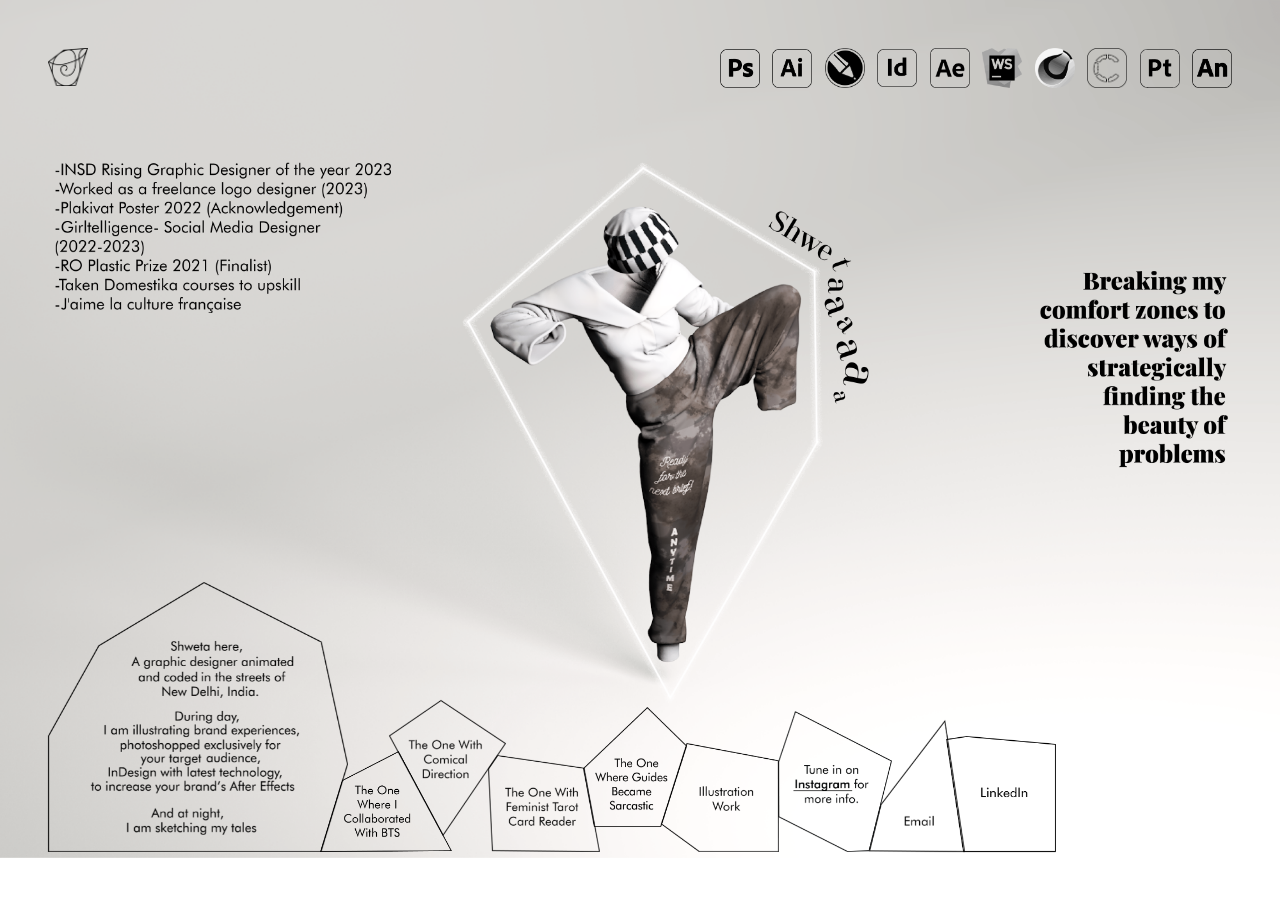
<file: index.html>
<!DOCTYPE html>
<html lang="en">
<head>
    <meta charset="UTF-8">
    <meta http-equiv="X-UA-Compatible" content="IE=edge">
    <meta name="viewport" content="width=device-width, initial-scale=1.0">
    <link rel="preconnect" href="https://fonts.googleapis.com">
    <link rel="preconnect" href="https://fonts.gstatic.com" crossorigin>
    <link href="https://fonts.googleapis.com/css2?family=Poppins:wght@600&display=swap" rel="stylesheet">
    <link rel="preconnect" href="https://fonts.googleapis.com">
    <link rel="preconnect" href="https://fonts.gstatic.com" crossorigin>
    <link href="https://fonts.googleapis.com/css2?family=Didact+Gothic&display=swap" rel="stylesheet">
    <link rel="preconnect" href="https://fonts.googleapis.com">
    <link rel="preconnect" href="https://fonts.gstatic.com" crossorigin>
    <link href="https://fonts.googleapis.com/css2?family=Playfair+Display:wght@700&display=swap" rel="stylesheet">
    <link rel="icon" type="image/x-icon" href="Images/Logos/favicon.svg">
    <link rel="stylesheet" href="bs/css/bootstrap.css">
    <link rel="stylesheet" href="bs/css/mdb.css">
    <link rel="stylesheet" href="bs/css/style.css">
    <link rel="stylesheet" media="(max-width:1000px)" href="mobile.css">
    <link rel="stylesheet" media="(min-width:1001px) and (max-width:1320px)" href="laptop.css">
    <link rel="stylesheet" media="(min-width:1321px)" href="wide.css">
    <title>Shweta | Portfolio</title>

    <style>

        
        ::-webkit-scrollbar {
            display: none;
            -ms-overflow-style: none;  /* IE and Edge */
            scrollbar-width: none;  /* Firefox */
        }
        .screen {
            position: relative;
        }

        .nav-link {
            text-align:center !important;
            font-family: 'Didact Gothic', sans serif !important;
            font-size: large;
            text-decoration: underline !important;
        }

            .navbar{
                z-index: 10 !important;
                height: 10vh;
                transition: height 1s ease-in-out;
                box-shadow: none;
            }

            .navbar-nav{
                margin: 0;
                padding: 0;
                display: flex;
                align-items: center;
                justify-content: center;
                height: 80vh;

            }

            .navbar.active{
                height: 10vh;
            }

            .navbar-collapse{
                background-color: #000000;
                padding: 20px;
                position: fixed;
                top: 10vh;
                left: 0;
                width: 100%;
                height: 90vh;
                overflow-y: auto;

            }

            .navbar.active .navbar-collapse{
                display: block;
            }
            .bg-nav{
                background-color: #000000;
            }



        .content-above{
            position: absolute;
            width: 100%;
        }
        .top_bar{
            display: flex;
            justify-content: space-between;
            width: 100%;
        }
        .about, .projects{
            bottom: 0;
            position: fixed;
        }


        .main_image{
            width: 100%;
        }
        .image-container{
            position: relative;
            z-index: -1;
        }
        .overlay-image{
            position: absolute;
            top: 0;
            bottom: 0;
            z-index: 1;
        }

        h1{
            font-family: 'Playfair Display', serif;
        }
        p{
            font-family: Arial, Helvetica, sans-serif;

        }



    </style>
</head>
<body>

<!-----------Start------------->

<div class="screen">

    <!---------------------Navbar------------------->
    <nav class="navbar navbar-expand-lg navbar-dark bg-nav px-5">
        <a class="navbar-brand" href="#">
            <img src="Images/Logos/Logo_white.png" class="small_logo">
        </a>
        <button class="navbar-toggler" type="button" data-toggle="collapse" data-target="#navbarSupportedContent" aria-controls="navbarSupportedContent" aria-expanded="false" aria-label="Toggle navigation" onclick="toggleNavbar()">
            <span class="navbar-toggler-icon"></span>
        </button>

        <div class="collapse navbar-collapse" id="navbarSupportedContent">
            <ul class="navbar-nav m-auto">
                <li class="nav-item">
                    <a href="BTS.html" class="nav-link">The One Where I collaborated with BTS</a>
                </li>
                <li class="nav-item">
                    <a href="Jane.html" class="nav-link">The One With Comical Direction</a>
                </li>
                <li class="nav-item">
                    <a href="Card.html" class="nav-link">The One With Feminist Tarot Card Reader</a>
                </li>
                <li class="nav-item">
                    <a href="Tanjo_noto.html" class="nav-link">The One Where Guides Became Sarcastic</a>
                </li>
                <li class="nav-item">
                    <a href="https://www.instagram.com/shweta_feed/" target="_blank" class="nav-link">Instagram</a>
                </li>
                <li class="nav-item">
                    <a href="mailto: shweta2861@gmail.com" target="_blank" class="nav-link">Email</a>
                </li>
                <li class="nav-item">
                    <a href="https://www.linkedin.com/in/shweta-0609aa222/" target="_blank" class="nav-link">LinkedIn</a>
                </li>
            </ul>
        </div>
    </nav>

    <!---------------Content above the image-------------->

    <div class="content-above">


        <!--------------------------Wide_screen's_Navbar------------------------>

        <div class="top_bar">


            <!----------------------logo------------------>
            <div class="p-5 logo">
                <a href="index.html"><img src="Images/Logos/Main_logo.png" class="main_logo" onmouseover="this.src='Images/Logos/Main_logo_black.png'"
                                          onmouseout="this.src='Images/Logos/Main_logo.png'"></a>
            </div>

            <!------------------------Software Logos------------------------>
            <div class="p-5 software">
                <img src="Images/Logos/Photoshop_bw.png" class="icons ml-2" onmouseover="this.src='Images/Logos/Photoshop_logo.png'"
                     onmouseout="this.src='Images/Logos/Photoshop_bw.png'">
                <img src="Images/Logos/Illustrator_bw.png" class="icons ml-2" onmouseover="this.src='Images/Logos/Illustrator-Logo.png'"
                     onmouseout="this.src='Images/Logos/Illustrator_bw.png'">
                <img src="Images/Logos/Corel_bw.png" class="icons ml-2" onmouseover="this.src='Images/Logos/Corel_Draw_logo.png'"
                     onmouseout="this.src='Images/Logos/Corel_bw.png'">
                <img src="Images/Logos/InDesign_bw.png" class="icons ml-2" onmouseover="this.src='Images/Logos/InDesign-logo.png'"
                     onmouseout="this.src='Images/Logos/InDesign_bw.png'">
                <img src="Images/Logos/After_effects_bw.png" class="icons ml-2" onmouseover="this.src='Images/Logos/AE_logo.png'"
                     onmouseout="this.src='Images/Logos/After_effects_bw.png'">
                <img src="Images/Logos/webstorm_bw.png" class="icons ml-2" onmouseover="this.src='Images/Logos/webstorm-logo.png'"
                     onmouseout="this.src='Images/Logos/webstorm_bw.png'">
                <img src="Images/Logos/Cinema%204d_bw.png" class="icons ml-2" onmouseover="this.src='Images/Logos/Cinema%204d_logo.png'"
                     onmouseout="this.src='Images/Logos/Cinema%204d_bw.png'">
                <img src="Images/Logos/CLO_logo_bw.png" class="icons ml-2" onmouseover="this.src='Images/Logos/CLO_logo.png'"
                     onmouseout="this.src='Images/Logos/CLO_logo_bw.png'">
                <img src="Images/Logos/painter_bw.png" class="icons ml-2" onmouseover="this.src='Images/Logos/painter_logo.png'"
                     onmouseout="this.src='Images/Logos/painter_bw.png'">
                <img src="Images/Logos/Animate_bw.png" class="icons ml-2" onmouseover="this.src='Images/Logos/Animate_logo.png'"
                     onmouseout="this.src='Images/Logos/Animate_bw.png'">
            </div>

        </div>

        <!------------------------------Social Media------------------------------->
        <div class="projects pb-5">
            <a href="https://www.linkedin.com/in/shweta-0609aa222/" target="_blank"><img src="Images/Home_Page/Linked_01.png" class="sub_head_08" onmouseover="this.src='Images/Home_Page/Linked_02.png'"
                                                                                         onmouseout="this.src='Images/Home_Page/Linked_01.png'">
            </a>
        </div>

        <div class="projects pb-5">
            <a href="mailto: shweta2861@gmail.com" target="_blank"><img src="Images/Home_Page/Email_01.png" class="sub_head_07" onmouseover="this.src='Images/Home_Page/Email_02.png'"
                                                                        onmouseout="this.src='Images/Home_Page/Email_01.png'">
            </a>
        </div>

        <div class="projects pb-5">
            <a href="https://www.instagram.com/shweta_feed/" target="_blank">
                <img src="Images/Home_Page/Insta_01.png" class="sub_head_06" onmouseover="this.src='Images/Home_Page/Insta_02.png'"
                     onmouseout="this.src='Images/Home_Page/Insta_01.png'">
            </a>
        </div>

        <!------------------------------Projects------------------------------->

        <div class="projects pb-5">
            <img src="Images/Home_Page/Illustration_01.png" class="sub_head_05" onmouseover="this.src='Images/Home_Page/Illustration_02.png'"
                 onmouseout="this.src='Images/Home_Page/Illustration_01.png'">
        </div>

        <div class="projects pb-5">
            <a href="Tanjo_noto.html"><img src="Images/Home_Page/Project_4a.png" class="sub_head_04" onmouseover="this.src='Images/Home_Page/Project_4b.png'"
                                           onmouseout="this.src='Images/Home_Page/Project_4a.png'"></a>
        </div>

        <div class="projects pb-5">
            <a href="Card.html"><img src="Images/Home_Page/Project_3a.png" class="sub_head_03" onmouseover="this.src='Images/Home_Page/Project_3b.png'"
                                     onmouseout="this.src='Images/Home_Page/Project_3a.png'"></a>
        </div>

        <div class="projects pb-5">
            <a href="Jane.html"><img src="Images/Home_Page/Project_2a.png" class="sub_head_02" onmouseover="this.src='Images/Home_Page/Project_2b.png'"
                                     onmouseout="this.src='Images/Home_Page/Project_2a.png'"></a>
        </div>

        <div class="projects pb-5">
            <a href="BTS.html"><img src="Images/Home_Page/Project_1a.png" class="sub_head_01" onmouseover="this.src='Images/Home_Page/Project_1b.png'"
                 onmouseout="this.src='Images/Home_Page/Project_1a.png'"></a>
        </div>

        <!------------------------------About------------------------------->
        <div class="about pl-5 pb-5">
            <img src="Images/Home_Page/Hello_01.png" class="hello" onmouseover="this.src='Images/Home_Page/Hello_02.png'"
                 onmouseout="this.src='Images/Home_Page/Hello_01.png'">
        </div>


    </div>



    <!-------------------------Background Image---------------------->
    <div>

       <picture>
            <!-- Source for wide screens -->
            <source media="(min-width: 1321px)" class="main_image" srcset="Images/Home_Page/BG-01.png">

            <!-- Source for large screens -->
            <source media="(min-width: 1001px)" class="main_image" srcset="Images/Home_Page/BG-02.png">

            <!-- Default source for small screens -->
            <img src="Images/Home_Page/BG-03.png" class="main_image" alt="Your Image">
        </picture>

    </div>
    
    <div class="row context m-4">
        <div class="col-md-6 p-5">
            <h1>Things about me!</h1>
            <p>
                
                - INSD Rising Graphic Designer of the year 2023 <br>
                - Worked as a freelance logo designer (2023) <br>
                - RO Plastic Prize 2021 (Finalist) <br>
                - Girltelligence- Social Media Designer (2022-2023) <br>
- Plakivat Poster 2022 (Acknowledgement) <br>
- Taken Domestika courses to upskill <br>
- J'aime la culture française
            </p>
            
        </div>
        <div class="col-md-6 p-5">
            <img src="Images/Home_Page/Hello_01.png" width="100%" alt="">
        </div>
    </div>





<script src="bs/js/jquery.js"></script>
<script>
    var $jq = jQuery.noConflict();
</script>
<script src="bs/js/popper.js"></script>
<script src="bs/js/bootstrap.js"></script>
<script src="bs/js/mdb.js"></script>

</body>
</html>
</file>
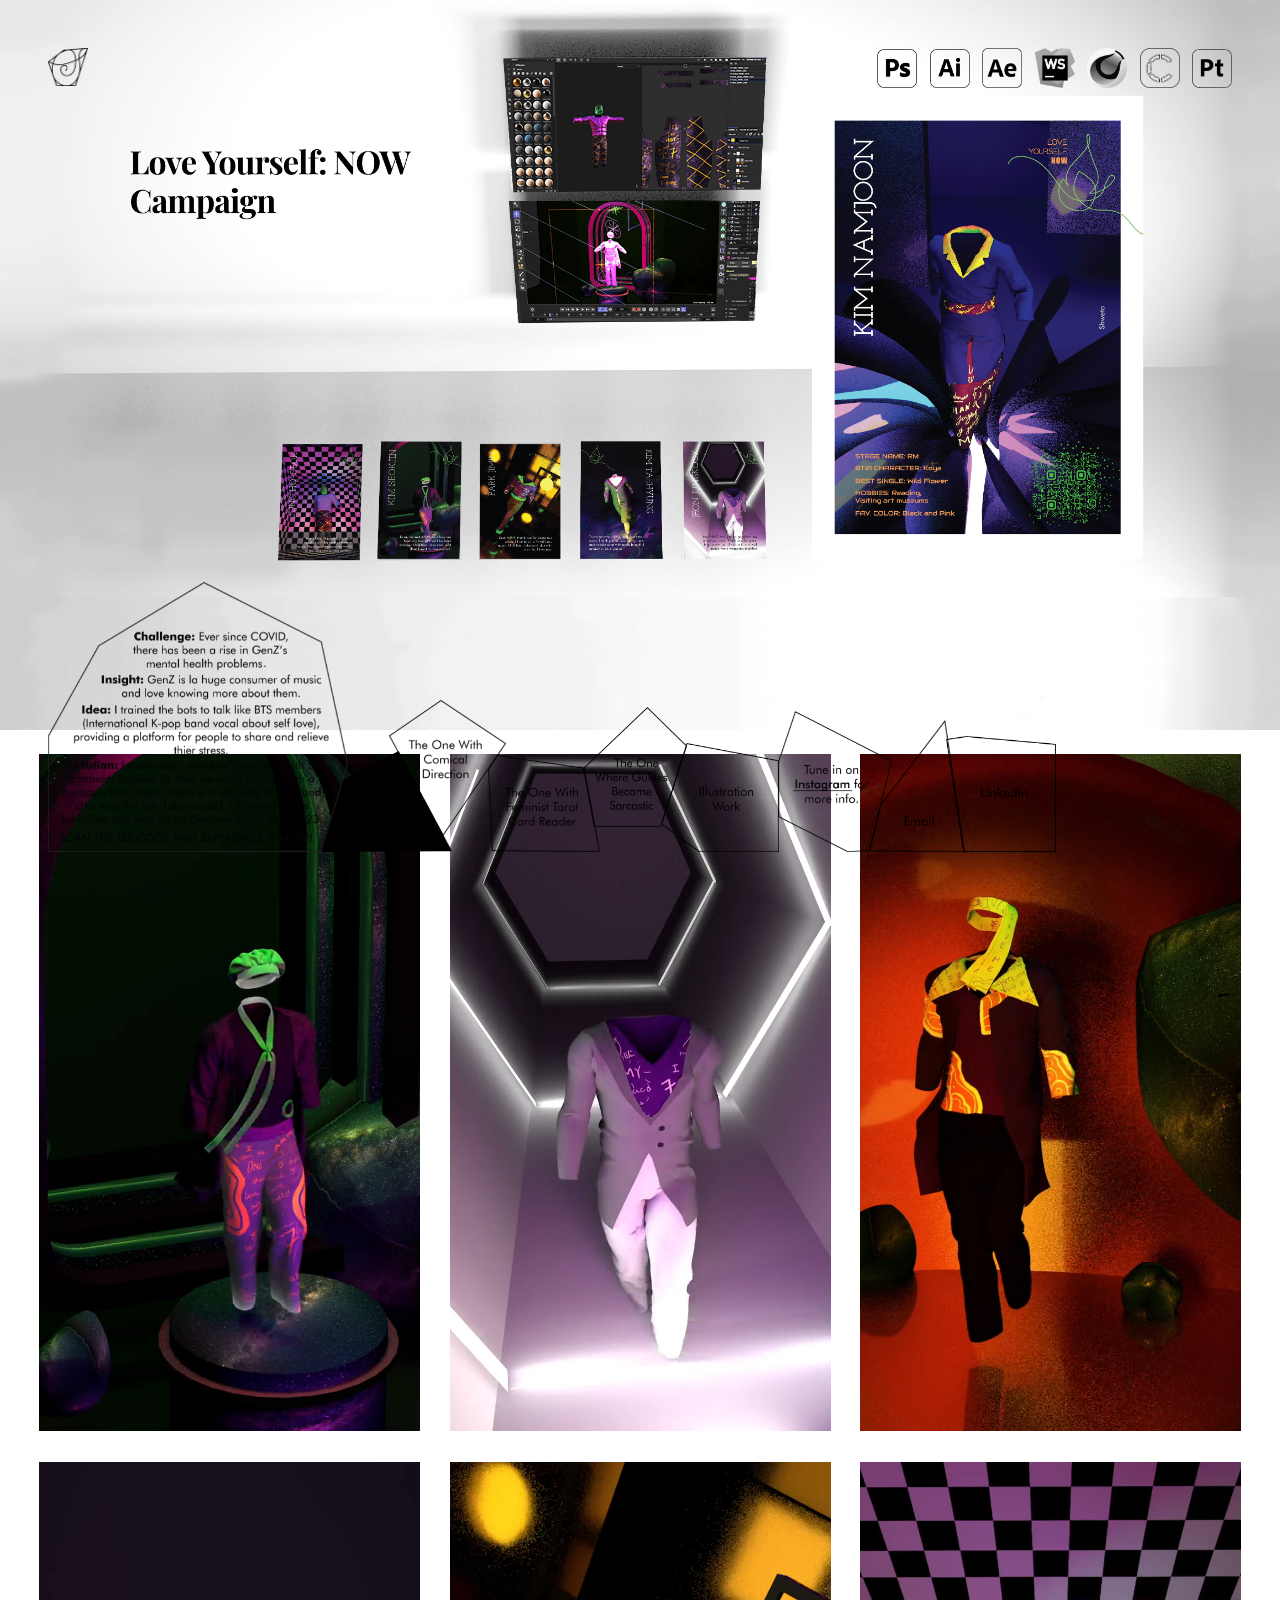
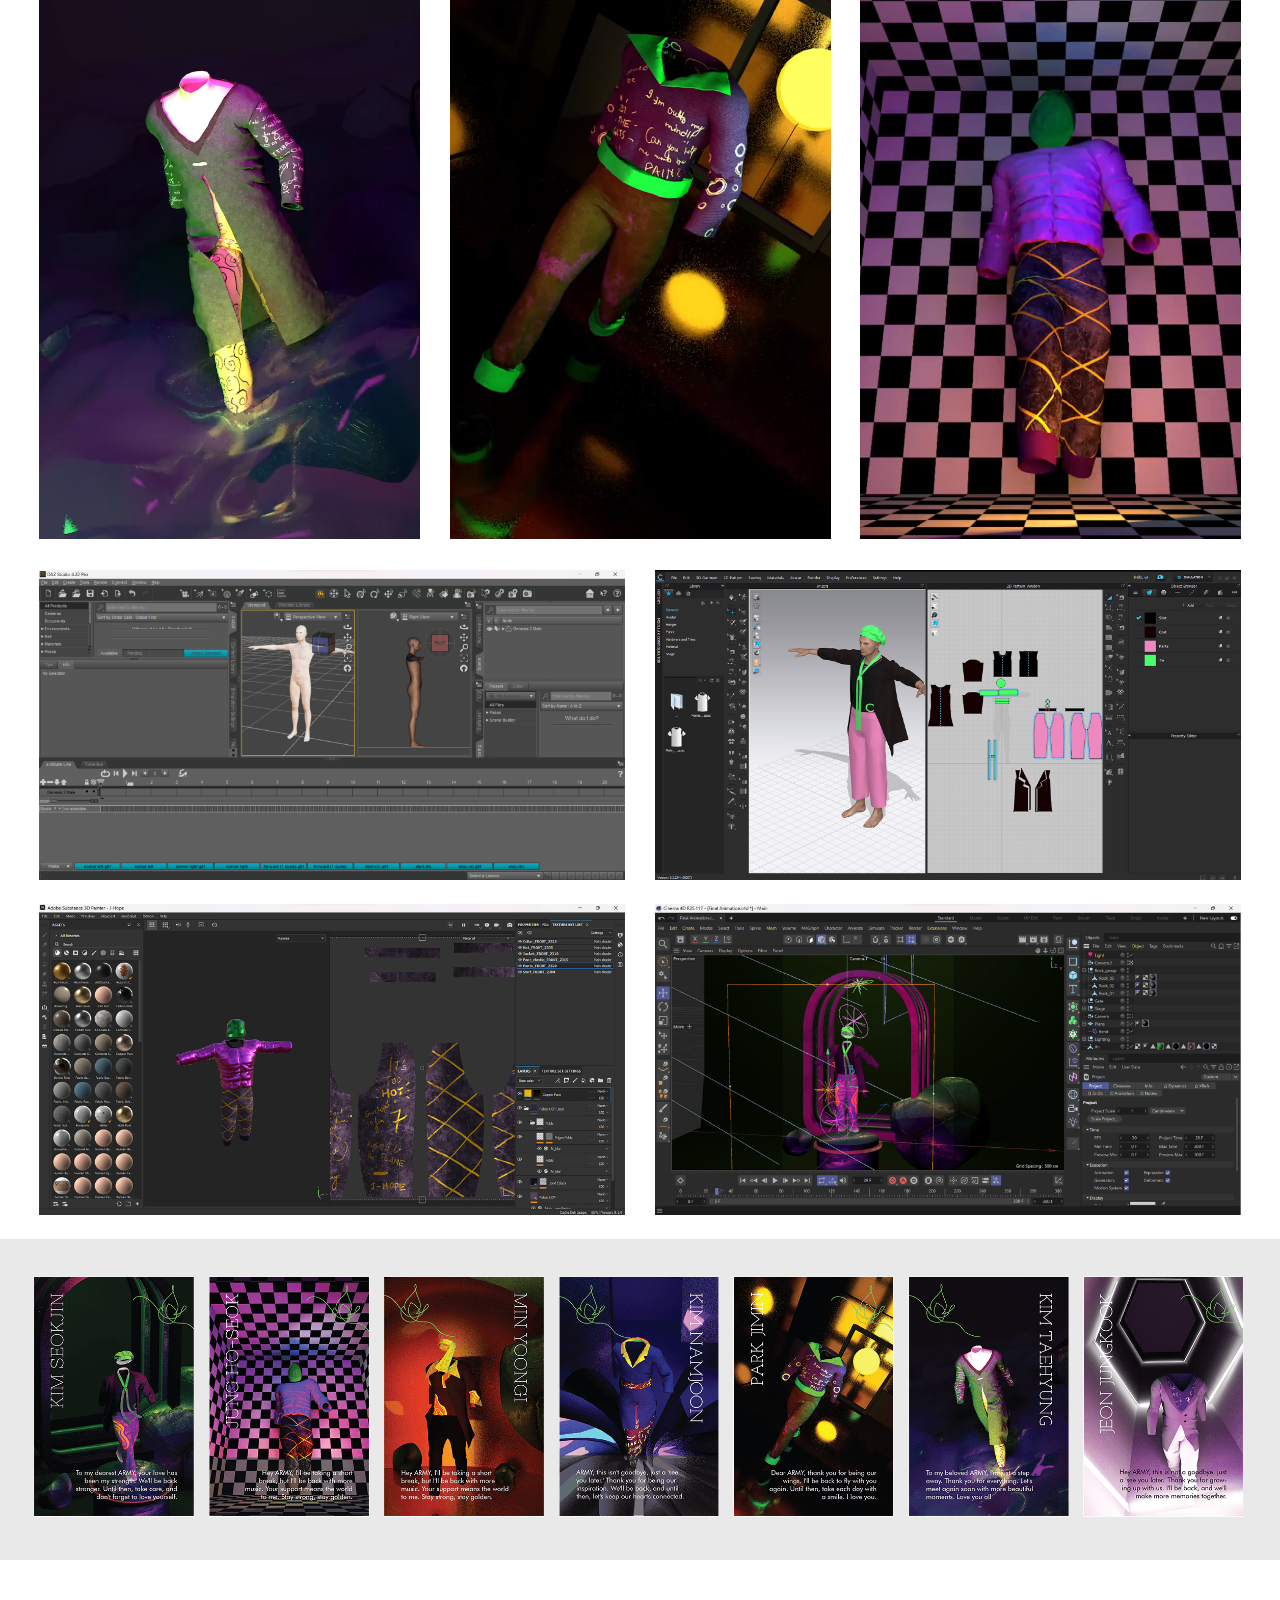
<file: BTS.html>
<!DOCTYPE html>
<html lang="en">
<head>
    <meta charset="UTF-8">
    <meta http-equiv="X-UA-Compatible" content="IE=edge">
    <meta name="viewport" content="width=device-width, initial-scale=1.0">
    <link rel="preconnect" href="https://fonts.googleapis.com">
    <link rel="preconnect" href="https://fonts.gstatic.com" crossorigin>
    <link href="https://fonts.googleapis.com/css2?family=Poppins:wght@600&display=swap" rel="stylesheet">
    <link rel="preconnect" href="https://fonts.googleapis.com">
    <link rel="preconnect" href="https://fonts.gstatic.com" crossorigin>
    <link href="https://fonts.googleapis.com/css2?family=Didact+Gothic&display=swap" rel="stylesheet">
    <link rel="preconnect" href="https://fonts.googleapis.com">
    <link rel="preconnect" href="https://fonts.gstatic.com" crossorigin>
    <link href="https://fonts.googleapis.com/css2?family=Playfair+Display:wght@700&display=swap" rel="stylesheet">
    <link rel="icon" type="image/x-icon" href="Images/Logos/favicon.svg">
    <link rel="stylesheet" href="bs/css/bootstrap.css">
    <link rel="stylesheet" href="bs/css/mdb.css">
    <link rel="stylesheet" href="bs/css/style.css">
    <link rel="stylesheet" media="(max-width:1000px)" href="mobile.css">
    <link rel="stylesheet" media="(min-width:1001px) and (max-width:1320px)" href="project_laptop.css">
    <link rel="stylesheet" media="(min-width:1321px)" href="project_wide.css">
    <title>Shweta X BTS</title>

    <style>

        
        ::-webkit-scrollbar {
            display: none;
            -ms-overflow-style: none;  /* IE and Edge */
            scrollbar-width: none;  /* Firefox */
        }
        .screen {
            position: relative;
        }

        .nav-link {
            text-align:center !important;
            font-family: 'Didact Gothic', sans serif !important;
            font-size: large;
            text-decoration: underline !important;
        }

            .navbar{
                z-index: 10 !important;
                height: 10vh;
                transition: height 1s ease-in-out;
                box-shadow: none;
            }

            .navbar-nav{
                margin: 0;
                padding: 0;
                display: flex;
                align-items: center;
                justify-content: center;
                height: 80vh;

            }

            .navbar.active{
                height: 10vh;
            }

            .navbar-collapse{
                background-color: #000000;
                padding: 20px;
                position: fixed;
                top: 10vh;
                left: 0;
                width: 100%;
                height: 90vh;
                overflow-y: auto;

            }

            .navbar.active .navbar-collapse{
                display: block;
            }
            .bg-nav{
                background-color: #000000;
            }



        .content-above{
            position: absolute;
            width: 100%;
        }
        .top_bar{
            display: flex;
            justify-content: space-between;
            width: 100%;
        }
        .about, .projects{
            z-index: 9;
            bottom: 0;
            position: fixed;
        }
    

        h1{
            font-family: 'Playfair Display', serif;
        }
        p{
            font-family: Arial, Helvetica, sans-serif;

        }



    </style>
</head>
<body>

<!-----------Start------------->

<div class="screen">

    <!---------------------Navbar------------------->
    <nav class="navbar navbar-expand-lg navbar-dark bg-nav px-5">
        <a class="navbar-brand" href="index.html">
            <img src="Images/Logos/Logo_white.png" class="small_logo">
        </a>
        <button class="navbar-toggler" type="button" data-toggle="collapse" data-target="#navbarSupportedContent" aria-controls="navbarSupportedContent" aria-expanded="false" aria-label="Toggle navigation" onclick="toggleNavbar()">
            <span class="navbar-toggler-icon"></span>
        </button>

        <div class="collapse navbar-collapse" id="navbarSupportedContent">
            <ul class="navbar-nav m-auto">
                <li class="nav-item">
                    <a href="BTS.html" class="nav-link">The One Where I collaborated with BTS</a>
                </li>
                <li class="nav-item">
                    <a href="Jane.html" class="nav-link">The One With Comical Direction</a>
                </li>
                <li class="nav-item">
                    <a href="Card.html" class="nav-link">The One With Feminist Tarot Card Reader</a>
                </li>
                <li class="nav-item">
                    <a href="Tanjo_noto.html" class="nav-link">The One Where Guides Became Sarcastic</a>
                </li>
                <li class="nav-item">
                    <a href="Illustrations.html" class="nav-link">Illustrations</a>
                </li>
                <li class="nav-item">
                    <a href="https://www.instagram.com/shweta_feed/" target="_blank" class="nav-link">Instagram</a>
                </li>
                <li class="nav-item">
                    <a href="mailto: shweta2861@gmail.com" target="_blank" class="nav-link">Email</a>
                </li>
                <li class="nav-item">
                    <a href="https://www.linkedin.com/in/shweta-0609aa222/" target="_blank" class="nav-link">LinkedIn</a>
                </li>
            </ul>
        </div>
    </nav>

    <!---------------Content above the image-------------->

    <div class="content-above">


        <!--------------------------Wide_screen's_Navbar------------------------>

        <div class="top_bar">


            <!----------------------logo------------------>
            <div class="p-5 logo">
                <a href="index.html"><img src="Images/Logos/Main_logo.png" class="main_logo" onmouseover="this.src='Images/Logos/Main_logo_black.png'"
                                          onmouseout="this.src='Images/Logos/Main_logo.png'"></a>
            </div>

            <!------------------------Software Logos------------------------>
            <div class="p-5 software">
                <img src="Images/Logos/Photoshop_bw.png" class="icons ml-2" onmouseover="this.src='Images/Logos/Photoshop_logo.png'"
                     onmouseout="this.src='Images/Logos/Photoshop_bw.png'">
                <img src="Images/Logos/Illustrator_bw.png" class="icons ml-2" onmouseover="this.src='Images/Logos/Illustrator-Logo.png'"
                     onmouseout="this.src='Images/Logos/Illustrator_bw.png'">
                <img src="Images/Logos/After_effects_bw.png" class="icons ml-2" onmouseover="this.src='Images/Logos/AE_logo.png'"
                     onmouseout="this.src='Images/Logos/After_effects_bw.png'">
                <img src="Images/Logos/webstorm_bw.png" class="icons ml-2" onmouseover="this.src='Images/Logos/webstorm-logo.png'"
                     onmouseout="this.src='Images/Logos/webstorm_bw.png'">
                <img src="Images/Logos/Cinema%204d_bw.png" class="icons ml-2" onmouseover="this.src='Images/Logos/Cinema%204d_logo.png'"
                     onmouseout="this.src='Images/Logos/Cinema%204d_bw.png'">
                <img src="Images/Logos/CLO_logo_bw.png" class="icons ml-2" onmouseover="this.src='Images/Logos/CLO_logo.png'"
                     onmouseout="this.src='Images/Logos/CLO_logo_bw.png'">
                <img src="Images/Logos/painter_bw.png" class="icons ml-2" onmouseover="this.src='Images/Logos/painter_logo.png'"
                     onmouseout="this.src='Images/Logos/painter_bw.png'">
            </div>

        </div>

        <!------------------------------Social Media------------------------------->
        <div class="projects pb-5">
            <a href="https://www.linkedin.com/in/shweta-0609aa222/" target="_blank"><img src="Images/Home_Page/Linked_01.png" class="sub_head_08" onmouseover="this.src='Images/Home_Page/Linked_02.png'"
                                                                                         onmouseout="this.src='Images/Home_Page/Linked_01.png'">
            </a>
        </div>

        <div class="projects pb-5">
            <a href="mailto: shweta2861@gmail.com" target="_blank"><img src="Images/Home_Page/Email_01.png" class="sub_head_07" onmouseover="this.src='Images/Home_Page/Email_02.png'"
                                                                        onmouseout="this.src='Images/Home_Page/Email_01.png'">
            </a>
        </div>

        <div class="projects pb-5">
            <a href="https://www.instagram.com/shweta_feed/" target="_blank">
                <img src="Images/Home_Page/Insta_01.png" class="sub_head_06" onmouseover="this.src='Images/Home_Page/Insta_02.png'"
                     onmouseout="this.src='Images/Home_Page/Insta_01.png'">
            </a>
        </div>

        <!------------------------------Projects------------------------------->

        <div class="projects pb-5">
            <a href="Illustrations.html"><img src="Images/Home_Page/Illustration_01.png" class="sub_head_05" onmouseover="this.src='Images/Home_Page/Illustration_02.png'"
                 onmouseout="this.src='Images/Home_Page/Illustration_01.png'"></a>
        </div>

        <div class="projects pb-5">
            <a href="Tanjo_noto.html"><img src="Images/Home_Page/Project_4a.png" class="sub_head_04" onmouseover="this.src='Images/Home_Page/Project_4b.png'"
                 onmouseout="this.src='Images/Home_Page/Project_4a.png'"></a>
        </div>

        <div class="projects pb-5">
            <a href="Card.html"><img src="Images/Home_Page/Project_3a.png" class="sub_head_03" onmouseover="this.src='Images/Home_Page/Project_3b.png'"
                 onmouseout="this.src='Images/Home_Page/Project_3a.png'"></a>
        </div>

        <div class="projects pb-5">
            <a href="Jane.html"><img src="Images/Home_Page/Project_2a.png" class="sub_head_02" onmouseover="this.src='Images/Home_Page/Project_2b.png'"
                 onmouseout="this.src='Images/Home_Page/Project_2a.png'"></a>
        </div>

        <div class="projects pb-5">
            <a href="BTS.html"><img src="Images/Home_Page/Project_1b.png" class="sub_head_01"></a>
        </div>

        <!------------------------------About------------------------------->
        <div class="about pl-5 pb-5">
            <img src="Images/BTS/BTS_text.png" class="hello">
        </div>


    </div>



    <!-------------------------Content Image---------------------->
    <div>
        <img src="Images/BTS/Mock_01.png" width="100%" alt="">
    </div>
    
    <div class="row context m-4">
        <div class="col-md-6">
            <img src="Images/BTS/BTS_text.png" width="100%" alt="">
            
        </div>
        <div class="col-md-6 p-5">
            
        </div>
    </div>
    <div class="row on-top m-4">
        <div class="col-md-4">
            <video width="100%" muted autoplay loop class="on-top">
                <source src="Images/BTS/Mock_02.mp4" type="video/mp4">
            </video>
        </div>
        <div class="col-md-4">
            <video width="100%" muted autoplay loop class="on-top padding_row_image">
                <source src="Images/BTS/Mock_03.mp4" type="video/mp4">
            </video>
        </div>
        <div class="col-md-4">
            <video width="100%" muted autoplay loop class="on-top padding_row_image">
                <source src="Images/BTS/Mock_04.mp4" type="video/mp4">
            </video>
        </div>
    </div>
    <div class="row on-top m-4">
        <div class="col-md-4">
            <video width="100%" muted autoplay loop class="on-top">
                <source src="Images/BTS/Mock_05.mp4" type="video/mp4">
            </video>
        </div>
        <div class="col-md-4">
            <video width="100%" muted autoplay loop class="on-top padding_row_image">
                <source src="Images/BTS/Mock_06.mp4" type="video/mp4">
            </video>
        </div>
        <div class="col-md-4">
            <video width="100%" muted autoplay loop class="on-top padding_row_image">
                <source src="Images/BTS/Mock_07.mp4" type="video/mp4">
            </video>
        </div>
    </div>
    <div class="row on-top m-4">
        <div class="col-md-6">
            <img src="Images/BTS/Mock_08.png" width="100%" alt="">
        </div>
        <div class="col-md-6 padding_row_image">
            <img src="Images/BTS/Mock_09.png" width="100%" alt="">
        </div>
    </div>
    <div class="row m-4 on-top">
        <div class="col-md-6">
            <img src="Images/BTS/Mock_10.png" width="100%" alt="">
        </div>
        <div class="col-md-6 padding_row_image">
            <img src="Images/BTS/Mock_11.png" width="100%" alt="">
        </div>
    </div>

    <div>
        <img src="Images/BTS/Mock_12.png"  class="on-top" width="100%" alt="">
    </div>

    <div class="blank">

    </div>





<script src="bs/js/jquery.js"></script>
<script>
    var $jq = jQuery.noConflict();
</script>
<script src="bs/js/popper.js"></script>
<script src="bs/js/bootstrap.js"></script>
<script src="bs/js/mdb.js"></script>

</body>
</html>
</file>
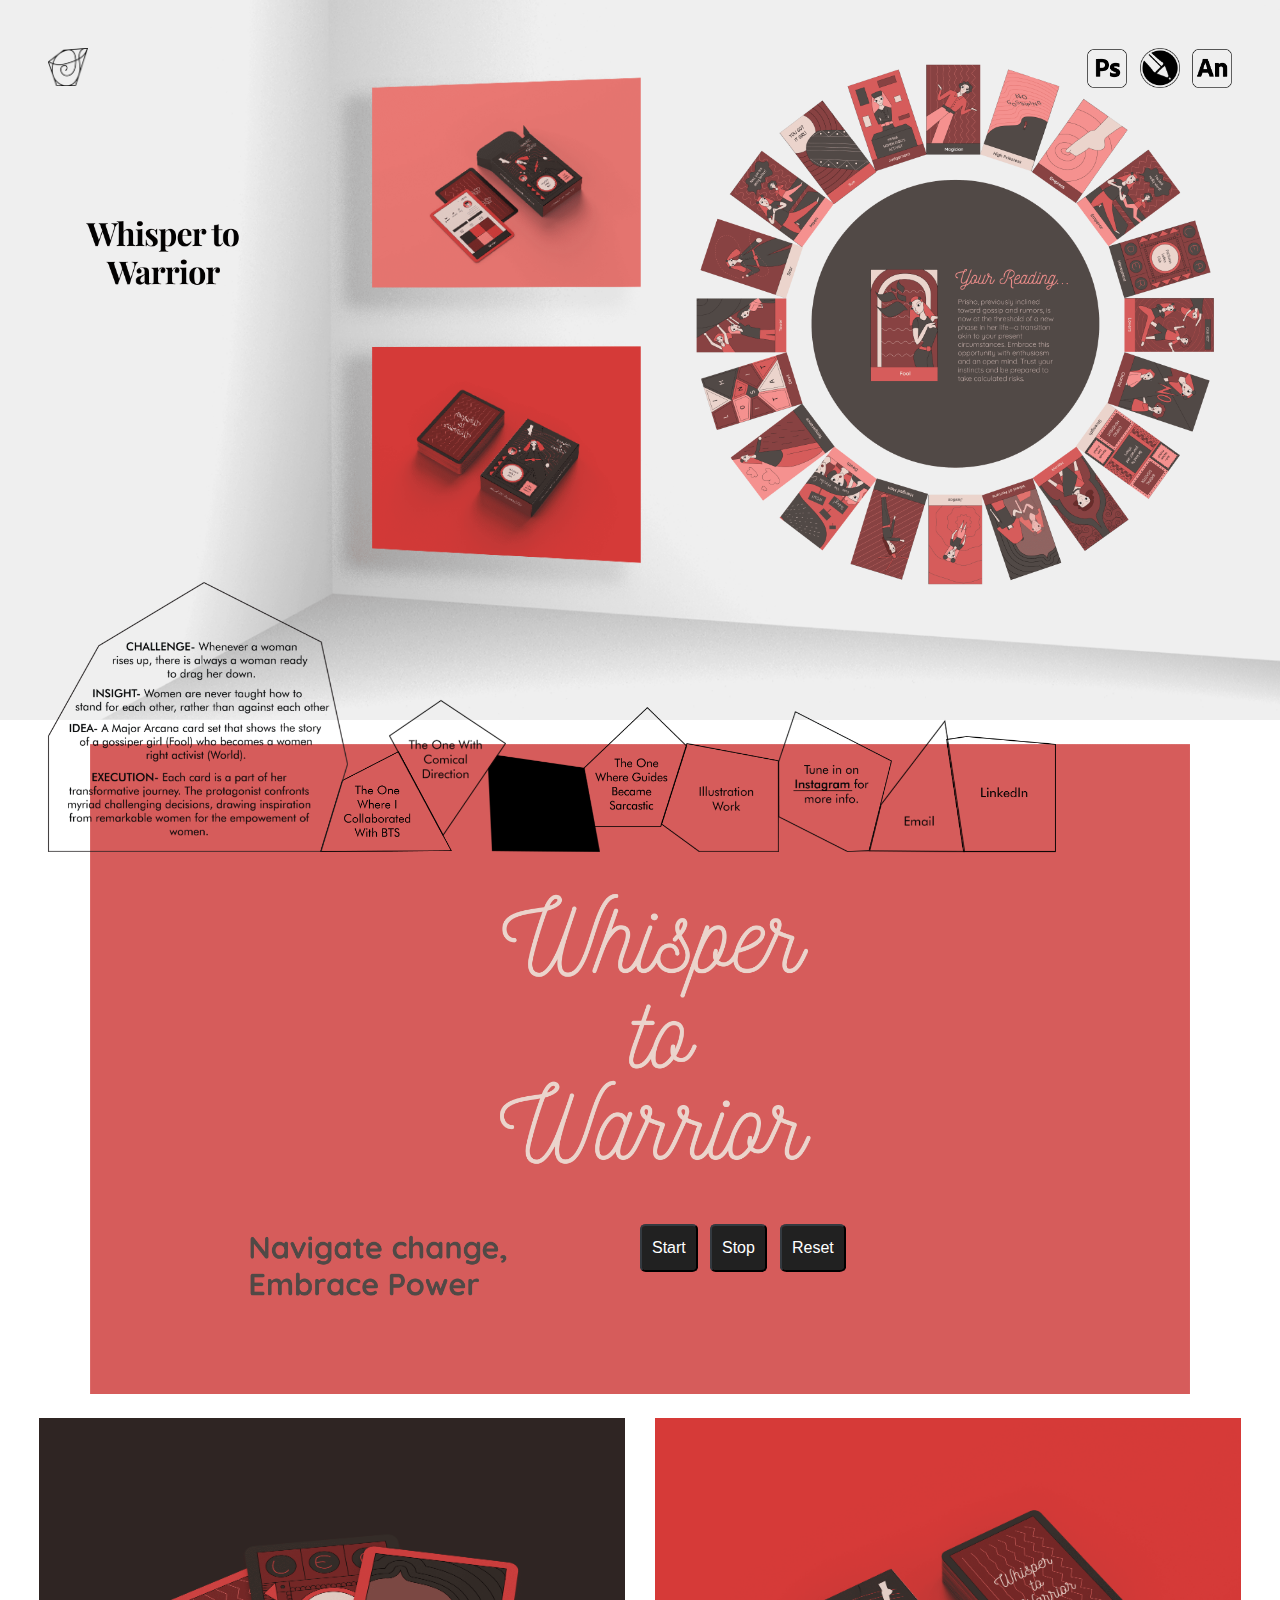
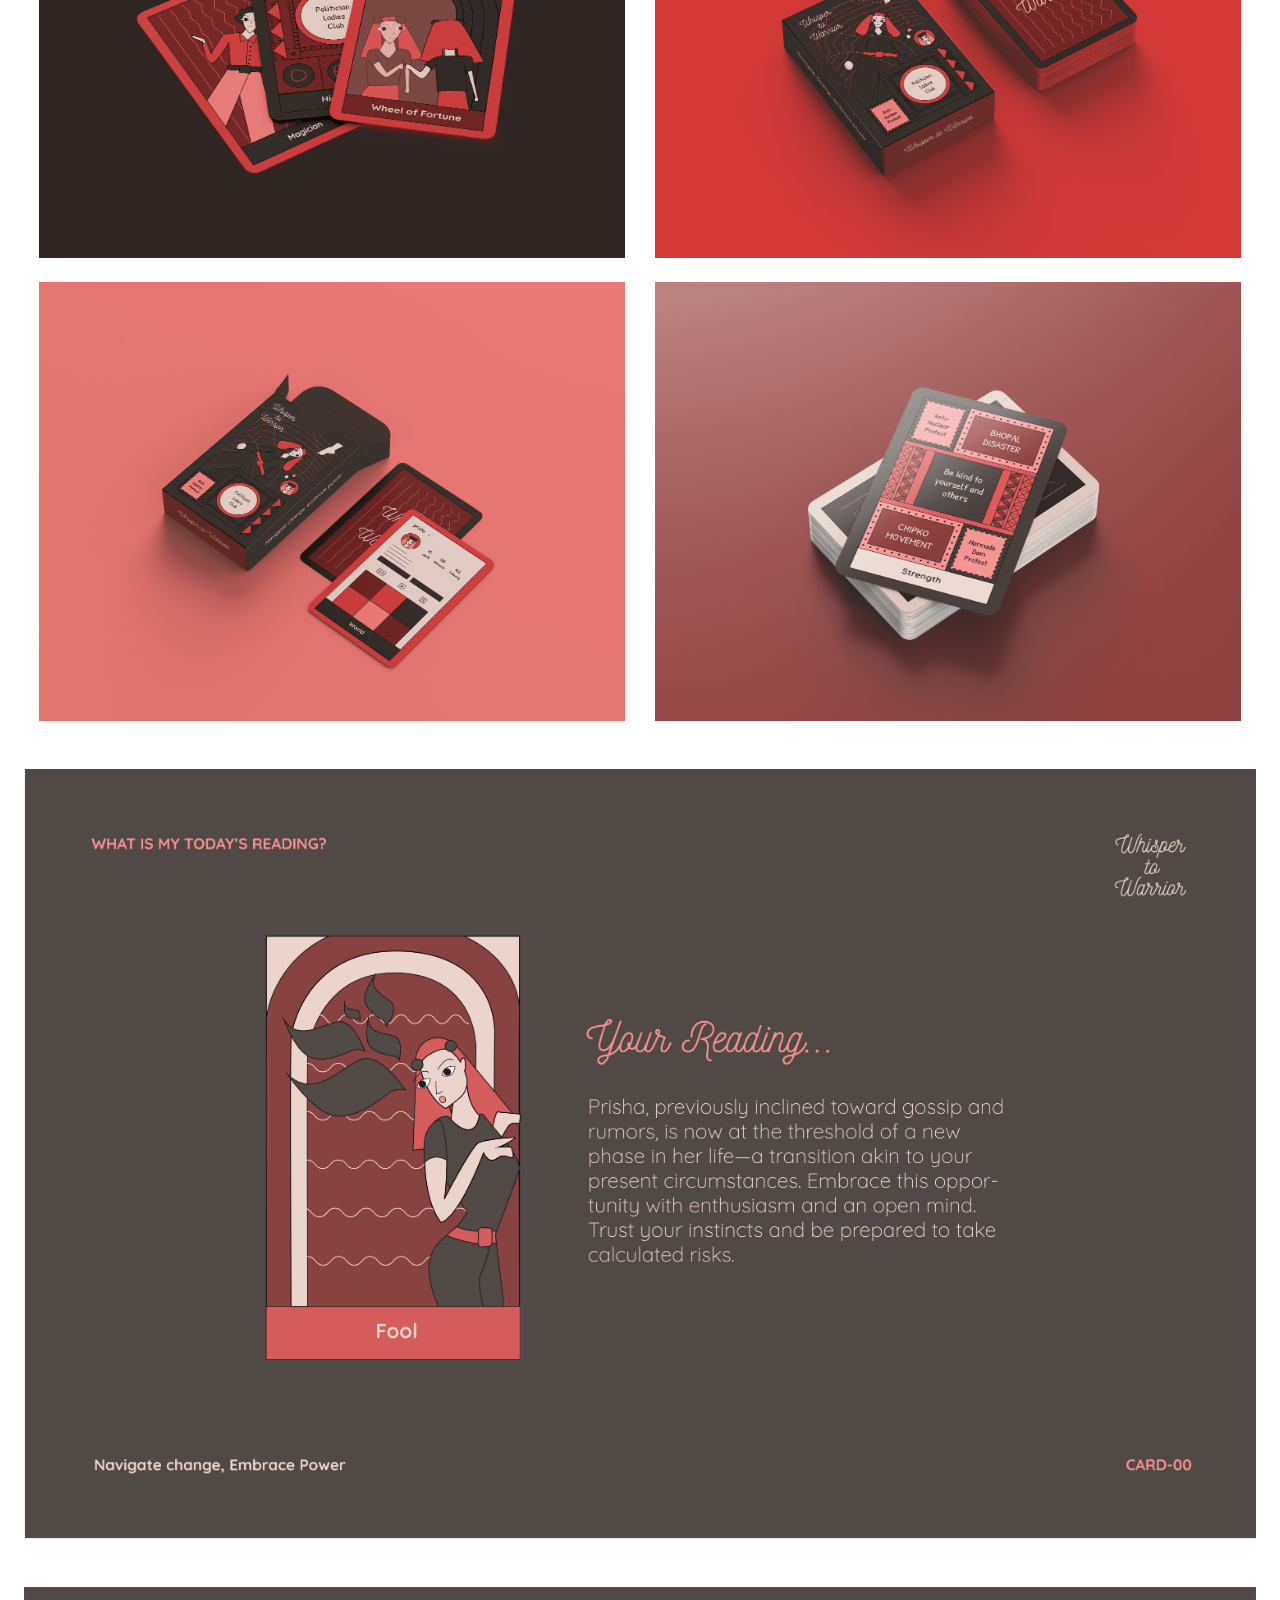
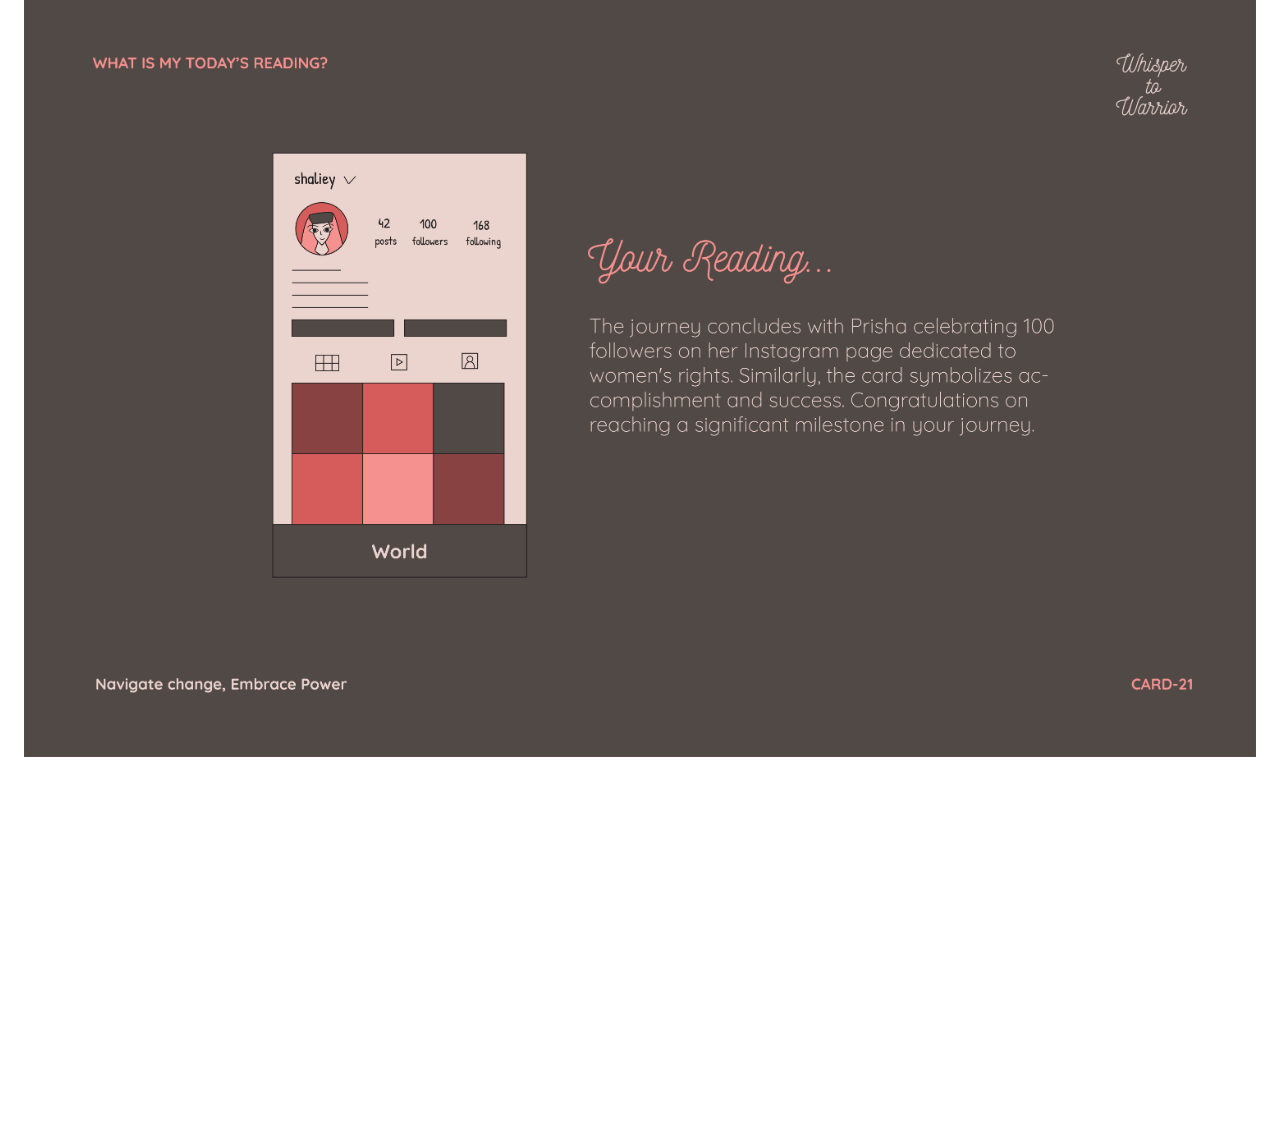
<file: Card.html>
<!DOCTYPE html>
<html lang="en">
<head>
    <meta charset="UTF-8">
    <meta http-equiv="X-UA-Compatible" content="IE=edge">
    <meta name="viewport" content="width=device-width, initial-scale=1.0">
    <link rel="preconnect" href="https://fonts.googleapis.com">
    <link rel="preconnect" href="https://fonts.gstatic.com" crossorigin>
    <link href="https://fonts.googleapis.com/css2?family=Poppins:wght@600&display=swap" rel="stylesheet">
    <link rel="preconnect" href="https://fonts.googleapis.com">
    <link rel="preconnect" href="https://fonts.gstatic.com" crossorigin>
    <link href="https://fonts.googleapis.com/css2?family=Didact+Gothic&display=swap" rel="stylesheet">
    <link rel="preconnect" href="https://fonts.googleapis.com">
    <link rel="preconnect" href="https://fonts.gstatic.com" crossorigin>
    <link href="https://fonts.googleapis.com/css2?family=Playfair+Display:wght@700&display=swap" rel="stylesheet">
    <link rel="icon" type="image/x-icon" href="Images/Logos/favicon.svg">
    <link rel="stylesheet" href="bs/css/bootstrap.css">
    <link rel="stylesheet" href="bs/css/mdb.css">
    <link rel="stylesheet" href="bs/css/style.css">
    <link rel="stylesheet" media="(max-width:1000px)" href="mobile.css">
    <link rel="stylesheet" media="(min-width:1001px) and (max-width:1320px)" href="project_laptop.css">
    <link rel="stylesheet" media="(min-width:1321px)" href="project_wide.css">
    <title>Shweta X Tarot Cards</title>

    <style>


        ::-webkit-scrollbar {
            display: none;
            -ms-overflow-style: none;  /* IE and Edge */
            scrollbar-width: none;  /* Firefox */
        }
        .screen {
            position: relative;
        }


        .nav-link {
            text-align:center !important;
            font-family: 'Didact Gothic', sans serif !important;
            font-size: large;
            text-decoration: underline !important;
        }

        .navbar{
            z-index: 10 !important;
            height: 10vh;
            transition: height 1s ease-in-out;
            box-shadow: none;
        }

        .navbar-nav{
            margin: 0;
            padding: 0;
            display: flex;
            align-items: center;
            justify-content: center;
            height: 80vh;

        }

        .navbar.active{
            height: 10vh;
        }

        .navbar-collapse{
            background-color: #000000;
            padding: 20px;
            position: fixed;
            top: 10vh;
            left: 0;
            width: 100%;
            height: 90vh;
            overflow-y: auto;

        }

        .navbar.active .navbar-collapse{
            display: block;
        }
        .bg-nav{
            background-color: #000000;
        }



        .content-above{
            position: absolute;
            width: 100%;
        }
        .top_bar{
            display: flex;
            justify-content: space-between;
            width: 100%;
        }
        .about, .projects{
            z-index: 9;
            bottom: 0;
            position: fixed;
        }


        h1{
            font-family: 'Playfair Display', serif;
        }
        p{
            font-family: Arial, Helvetica, sans-serif;
        }

        #tarotCardContainer {
            position: relative;
            width: 1100px;
            height: 650px;
            overflow: hidden;
        }

        #tarotCard {
            width: 100%;
            height: 100%;
            background-size: cover;
            background-repeat: no-repeat;
        }

        .controlButton {
            position: absolute;
            border-radius: 10%;
            padding: 10px;
            font-size: 16px;
            cursor: pointer;
        }

        #startButton {
            top: 480px;
            left: 550px;
        }

        #stopButton {
            top: 480px;
            left: 620px;
        }

        #resetButton {
            top: 480px;
            left: 690px;
        }



    </style>
</head>
<body>

<!-----------Start------------->

<div class="screen">

    <!---------------------Navbar------------------->
    <nav class="navbar navbar-expand-lg navbar-dark bg-nav px-5">
        <a class="navbar-brand" href="index.html">
            <img src="Images/Logos/Logo_white.png" class="small_logo">
        </a>
        <button class="navbar-toggler" type="button" data-toggle="collapse" data-target="#navbarSupportedContent" aria-controls="navbarSupportedContent" aria-expanded="false" aria-label="Toggle navigation" onclick="toggleNavbar()">
            <span class="navbar-toggler-icon"></span>
        </button>

        <div class="collapse navbar-collapse" id="navbarSupportedContent">
            <ul class="navbar-nav m-auto">
                <li class="nav-item">
                    <a href="BTS.html" class="nav-link">The One Where I collaborated with BTS</a>
                </li>
                <li class="nav-item">
                    <a href="Jane.html" class="nav-link">The One With Comical Direction</a>
                </li>
                <li class="nav-item">
                    <a href="Card.html" class="nav-link">The One With Feminist Tarot Card Reader</a>
                </li>
                <li class="nav-item">
                    <a href="Tanjo_noto.html" class="nav-link">The One Where Guides Became Sarcastic</a>
                </li>
                <li class="nav-item">
                    <a href="Illustrations.html" class="nav-link">Illustrations</a>
                </li>
                <li class="nav-item">
                    <a href="https://www.instagram.com/shweta_feed/" target="_blank" class="nav-link">Instagram</a>
                </li>
                <li class="nav-item">
                    <a href="mailto: shweta2861@gmail.com" target="_blank" class="nav-link">Email</a>
                </li>
                <li class="nav-item">
                    <a href="https://www.linkedin.com/in/shweta-0609aa222/" target="_blank" class="nav-link">LinkedIn</a>
                </li>
            </ul>
        </div>
    </nav>

    <!---------------Content above the image-------------->

    <div class="content-above">


        <!--------------------------Wide_screen's_Navbar------------------------>

        <div class="top_bar">


            <!----------------------logo------------------>
            <div class="p-5 logo">
                <a href="index.html"><img src="Images/Logos/Main_logo.png" class="main_logo" onmouseover="this.src='Images/Logos/Main_logo_black.png'"
                                          onmouseout="this.src='Images/Logos/Main_logo.png'"></a>
            </div>

            <!------------------------Software Logos------------------------>
            <div class="p-5 software">
                <img src="Images/Logos/Photoshop_bw.png" class="icons ml-2" onmouseover="this.src='Images/Logos/Photoshop_logo.png'"
                     onmouseout="this.src='Images/Logos/Photoshop_bw.png'">
                <img src="Images/Logos/Corel_bw.png" class="icons ml-2" onmouseover="this.src='Images/Logos/Corel_Draw_logo.png'"
                     onmouseout="this.src='Images/Logos/Corel_bw.png'">
                <img src="Images/Logos/Animate_bw.png" class="icons ml-2" onmouseover="this.src='Images/Logos/Animate_logo.png'"
                     onmouseout="this.src='Images/Logos/Animate_bw.png'">
            </div>

        </div>

        <!------------------------------Social Media------------------------------->
        <div class="projects pb-5">
            <a href="https://www.linkedin.com/in/shweta-0609aa222/" target="_blank"><img src="Images/Home_Page/Linked_01.png" class="sub_head_08" onmouseover="this.src='Images/Home_Page/Linked_02.png'"
                                                                                         onmouseout="this.src='Images/Home_Page/Linked_01.png'">
            </a>
        </div>

        <div class="projects pb-5">
            <a href="mailto: shweta2861@gmail.com" target="_blank"><img src="Images/Home_Page/Email_01.png" class="sub_head_07" onmouseover="this.src='Images/Home_Page/Email_02.png'"
                                                                        onmouseout="this.src='Images/Home_Page/Email_01.png'">
            </a>
        </div>

        <div class="projects pb-5">
            <a href="https://www.instagram.com/shweta_feed/" target="_blank">
                <img src="Images/Home_Page/Insta_01.png" class="sub_head_06" onmouseover="this.src='Images/Home_Page/Insta_02.png'"
                     onmouseout="this.src='Images/Home_Page/Insta_01.png'">
            </a>
        </div>

        <!------------------------------Projects------------------------------->

        <div class="projects pb-5">
            <a href="Illustrations.html"><img src="Images/Home_Page/Illustration_01.png" class="sub_head_05" onmouseover="this.src='Images/Home_Page/Illustration_02.png'"
                                              onmouseout="this.src='Images/Home_Page/Illustration_01.png'"></a>
        </div>

        <div class="projects pb-5">
            <a href="Tanjo_noto.html"><img src="Images/Home_Page/Project_4a.png" class="sub_head_04" onmouseover="this.src='Images/Home_Page/Project_4b.png'"
                                           onmouseout="this.src='Images/Home_Page/Project_4a.png'"></a>
        </div>

        <div class="projects pb-5">
            <a href="Card.html"><img src="Images/Home_Page/Project_3b.png" class="sub_head_03"></a>
        </div>

        <div class="projects pb-5">
            <a href="Jane.html"><img src="Images/Home_Page/Project_2a.png" class="sub_head_02" onmouseover="this.src='Images/Home_Page/Project_2b.png'"
                                     onmouseout="this.src='Images/Home_Page/Project_2a.png'"></a>
        </div>

        <div class="projects pb-5">
            <a href="BTS.html"><img src="Images/Home_Page/Project_1a.png" class="sub_head_01" onmouseover="this.src='Images/Home_Page/Project_1b.png'"
                                    onmouseout="this.src='Images/Home_Page/Project_1a.png'"></a>
        </div>

        <!------------------------------About------------------------------->
        <div class="about pl-5 pb-5">
            <img src="Images/Cards/Cards_text.png" class="hello">
        </div>


    </div>



    <!-------------------------Content Image---------------------->
    <div>
        <img src="Images/Cards/Mock_01.png" width="100%" alt="">
    </div>

    <div class="row context m-4">
        <div class="col-md-6">
            <img src="Images/Cards/Cards_text.png" width="100%" alt="">

        </div>
        <div class="col-md-6 p-5">

        </div>
    </div>

    <div id="tarotCardContainer" class="mx-auto my-4">
        <div id="tarotCard"></div>
        <button id="startButton" class="controlButton btn-dark" onclick="startReading()">Start</button>
        <button id="stopButton" class="controlButton btn-dark" onclick="stopReading()">Stop</button>
        <button id="resetButton" class="controlButton btn-dark" onclick="resetReading()">Reset</button>
    </div>

    <div class="row on-top m-4">
        <div class="col-md-6">
            <img src="Images/Cards/mock_03.png" width="100%" alt="">
        </div>
        <div class="col-md-6 padding_row_image">
            <img src="Images/Cards/mock_04.png" width="100%" alt="">
        </div>
    </div>
    <div class="row on-top m-4">
        <div class="col-md-6">
            <img src="Images/Cards/Mock_05.png" width="100%" alt="">
        </div>
        <div class="col-md-6 padding_row_image">
            <img src="Images/Cards/Mock_06.png" width="100%" alt="">
        </div>
    </div>

    <div>
        <img src="Images/Cards/Card-02.png"  class="on-top p-4" width="100%" alt="">
    </div>
    <div>
        <img src="Images/Cards/Card-23.png"  class="on-top p-4" width="100%" alt="">
    </div>

    <div class="blank">

    </div>



    <script>
        // Ensure DOM is loaded before accessing elements
        document.addEventListener("DOMContentLoaded", function () {
            // Call showCard() initially to display the first image
            showCard();
        });

        const tarotCards = [
            'Images/Cards/Card-01.png', 'Images/Cards/Card-02.png', 'Images/Cards/Card-03.png', 'Images/Cards/Card-04.png',
            'Images/Cards/Card-05.png', 'Images/Cards/Card-06.png', 'Images/Cards/Card-07.png', 'Images/Cards/Card-08.png',
            'Images/Cards/Card-09.png', 'Images/Cards/Card-10.png', 'Images/Cards/Card-11.png', 'Images/Cards/Card-12.png',
            'Images/Cards/Card-13.png', 'Images/Cards/Card-14.png', 'Images/Cards/Card-15.png', 'Images/Cards/Card-16.png',
            'Images/Cards/Card-17.png', 'Images/Cards/Card-18.png', 'Images/Cards/Card-19.png', 'Images/Cards/Card-20.png',
            'Images/Cards/Card-21.png', 'Images/Cards/Card-22.png', 'Images/Cards/Card-23.png'
        ];

        let currentFrame = 0;
        let isReading = false;
        const tarotCardElement = document.getElementById('tarotCard');
        const imageObjects = [];

        // Preload images
        tarotCards.forEach((cardPath) => {
            const img = new Image();
            img.src = cardPath;
            imageObjects.push(img);
        });

        function startReading() {
            isReading = true;
            showNextCard();
        }

        function stopReading() {
            isReading = false;
        }

        function resetReading() {
            isReading = false;
            currentFrame = 0;
            showCard();
        }

        function showNextCard() {
            if (isReading) {
                showCard();
                setTimeout(showNextCard, 1); // Change the delay as needed
            }
        }

        function showCard() {
            const cardIndex = currentFrame % tarotCards.length;
            const cardImagePath = tarotCards[cardIndex];
            tarotCardElement.style.backgroundImage = `url(${cardImagePath})`;
            currentFrame++;
        }
    </script>

    <script src="bs/js/jquery.js"></script>
    <script>
        var $jq = jQuery.noConflict();
    </script>
    <script src="bs/js/popper.js"></script>
    <script src="bs/js/bootstrap.js"></script>
    <script src="bs/js/mdb.js"></script>

</body>
</html>
</file>
<file: bs/css/style.css>
.navbar{
    padding-left: 15vh;
    padding-right: 15vh;
}

.right-align{
   text-align: right;
}

.right-text-padding{
    padding-top: 20vh !important;
    padding-bottom: 20vh !important;
    padding-left: 20vh !important;
}

.top-margin{
    margin-top: 20vh !important;
    margin-bottom: 20vh !important;
}
</file>
<file: mobile.css>
body{
    margin: 0;
    padding: 0;
}

.main_logo{
    display: none;
}
.small_logo{
    width: 40px;
}

.icons{
    display: none;
}

.hello{
    display: none;
}

.sub_head_01{
    display: none;
}

.sub_head_02{
    display: none;
}

.sub_head_03{
    display: none;
}

.sub_head_04{
    display: none;
}

.sub_head_05{
    display: none;
}

.sub_head_06{
    display: none;
}

.sub_head_07{
    display: none;
}

.sub_head_08{
    display: none;
}

.blank{
    display: none;
}

.padding_row_image{
    margin-top: 20px;
}

#tarotCardContainer{
    display: none;
}
</file>
<file: laptop.css>
body{
    overflow: hidden;
    margin: 0;
    padding: 0;
    box-sizing: border-box;
}

.main_logo{
    width: 40px;
}

.icons{
    width: 40px;
}

.hello{
    width: 300px;
}

.sub_head_01{
    width: 132px;
    margin-left: 320px;
}

.sub_head_02{
    width: 117px;
    margin-left: 389px;
    margin-bottom: 16px;
}

.sub_head_03{
    width: 112px;
    margin-left: 488px;
}

.sub_head_04{
    width: 104px;
    margin-left: 583px;
    margin-bottom: 25px;
}

.sub_head_05{
    width: 118px;
    margin-left: 661px;
}

.sub_head_06{
    width: 114px;
    margin-left: 778px;
}

.sub_head_07{
    width: 96px;
    margin-left: 869px;
}

.sub_head_08{
    width: 110px;
    margin-left: 946px;
}

.navbar{
    display: none !important;
}

.context{
    display: none;
}
</file>
<file: wide.css>
body{
    overflow: hidden;
    margin: 0;
    padding: 0;
    box-sizing: border-box;
}

.main_logo{
    width: 40px;
}

.icons{
    width: 40px;
}

.hello{
    width: 300px;
}

.sub_head_01{
    width: 132px;
    margin-left: 320px;
}

.sub_head_02{
    width: 117px;
    margin-left: 389px;
    margin-bottom: 16px;
}

.sub_head_03{
    width: 112px;
    margin-left: 488px;
}

.sub_head_04{
    width: 104px;
    margin-left: 583px;
    margin-bottom: 25px;
}

.sub_head_05{
    width: 118px;
    margin-left: 881px;
}

.sub_head_06{
    width: 114px;
    margin-left: 998px;
}

.sub_head_07{
    width: 96px;
    margin-left: 1089px;
}

.sub_head_08{
    width: 110px;
    margin-left: 1166px;
}

.navbar{
    display: none !important;
}
.context{
    display: none;
}
</file>
<file: project_laptop.css>
body{
    margin: 0;
    padding: 0;
}

.main_logo{
    width: 40px;
}

.icons{
    width: 40px;
}

.hello{
    width: 300px;
}

.sub_head_01{
    width: 132px;
    margin-left: 320px;
}

.sub_head_02{
    width: 117px;
    margin-left: 389px;
    margin-bottom: 16px;
}

.sub_head_03{
    width: 112px;
    margin-left: 488px;
}

.sub_head_04{
    width: 104px;
    margin-left: 583px;
    margin-bottom: 25px;
}

.sub_head_05{
    width: 118px;
    margin-left: 661px;
}

.sub_head_06{
    width: 114px;
    margin-left: 778px;
}

.sub_head_07{
    width: 96px;
    margin-left: 869px;
}

.sub_head_08{
    width: 110px;
    margin-left: 946px;
}

.navbar{
    display: none !important;
}

.context{
    display: none;
}

.blank{
    width: 100%;
    height: 350px;
}
</file>
<file: project_wide.css>
body{
    margin: 0;
    padding: 0;
}

.main_logo{
    width: 40px;
}

.icons{
    width: 40px;
}

.hello{
    width: 300px;
}

.sub_head_01{
    width: 132px;
    margin-left: 320px;
}

.sub_head_02{
    width: 117px;
    margin-left: 389px;
    margin-bottom: 16px;
}

.sub_head_03{
    width: 112px;
    margin-left: 488px;
}

.sub_head_04{
    width: 104px;
    margin-left: 583px;
    margin-bottom: 25px;
}

.sub_head_05{
    width: 118px;
    margin-left: 661px;
}

.sub_head_06{
    width: 114px;
    margin-left: 778px;
}

.sub_head_07{
    width: 96px;
    margin-left: 869px;
}

.sub_head_08{
    width: 110px;
    margin-left: 946px;
}

.navbar{
    display: none !important;
}
.context{
    display: none;
}
.blank{
    width: 100%;
    height: 350px;
}
</file>
